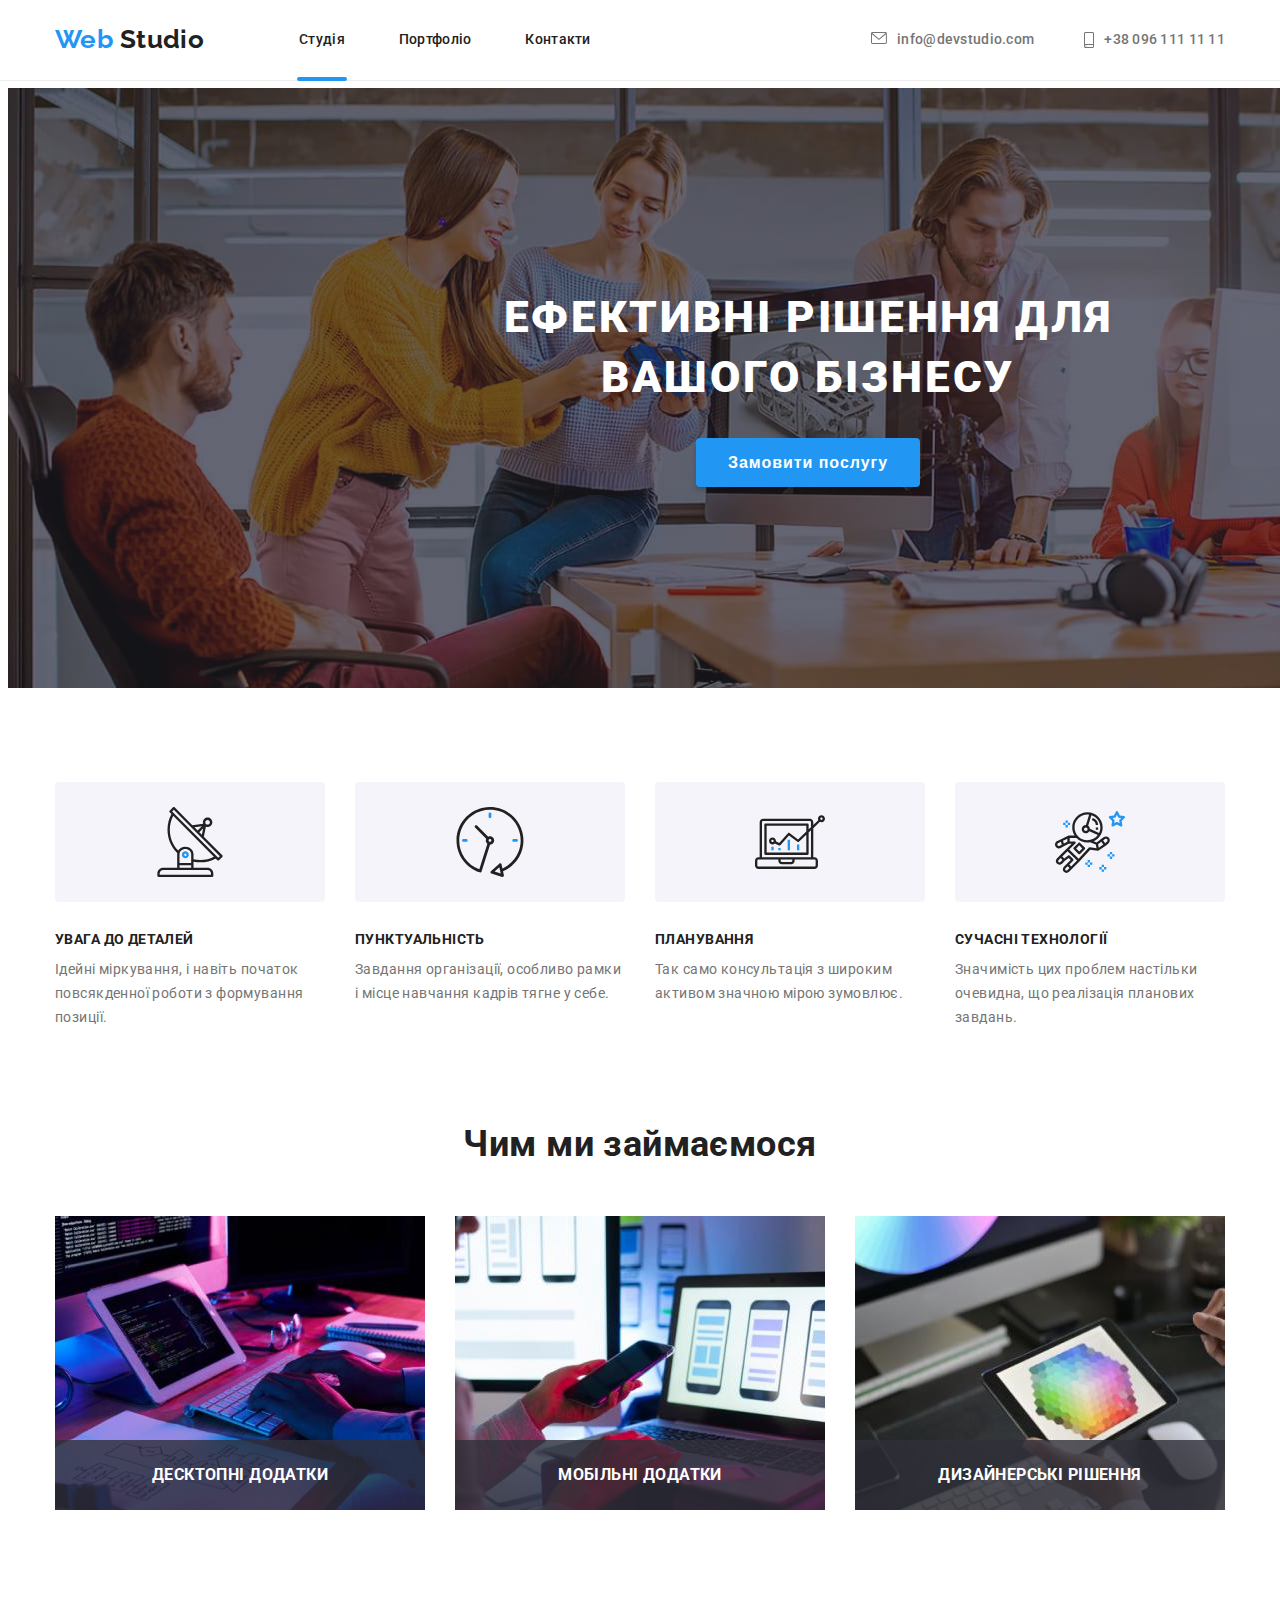
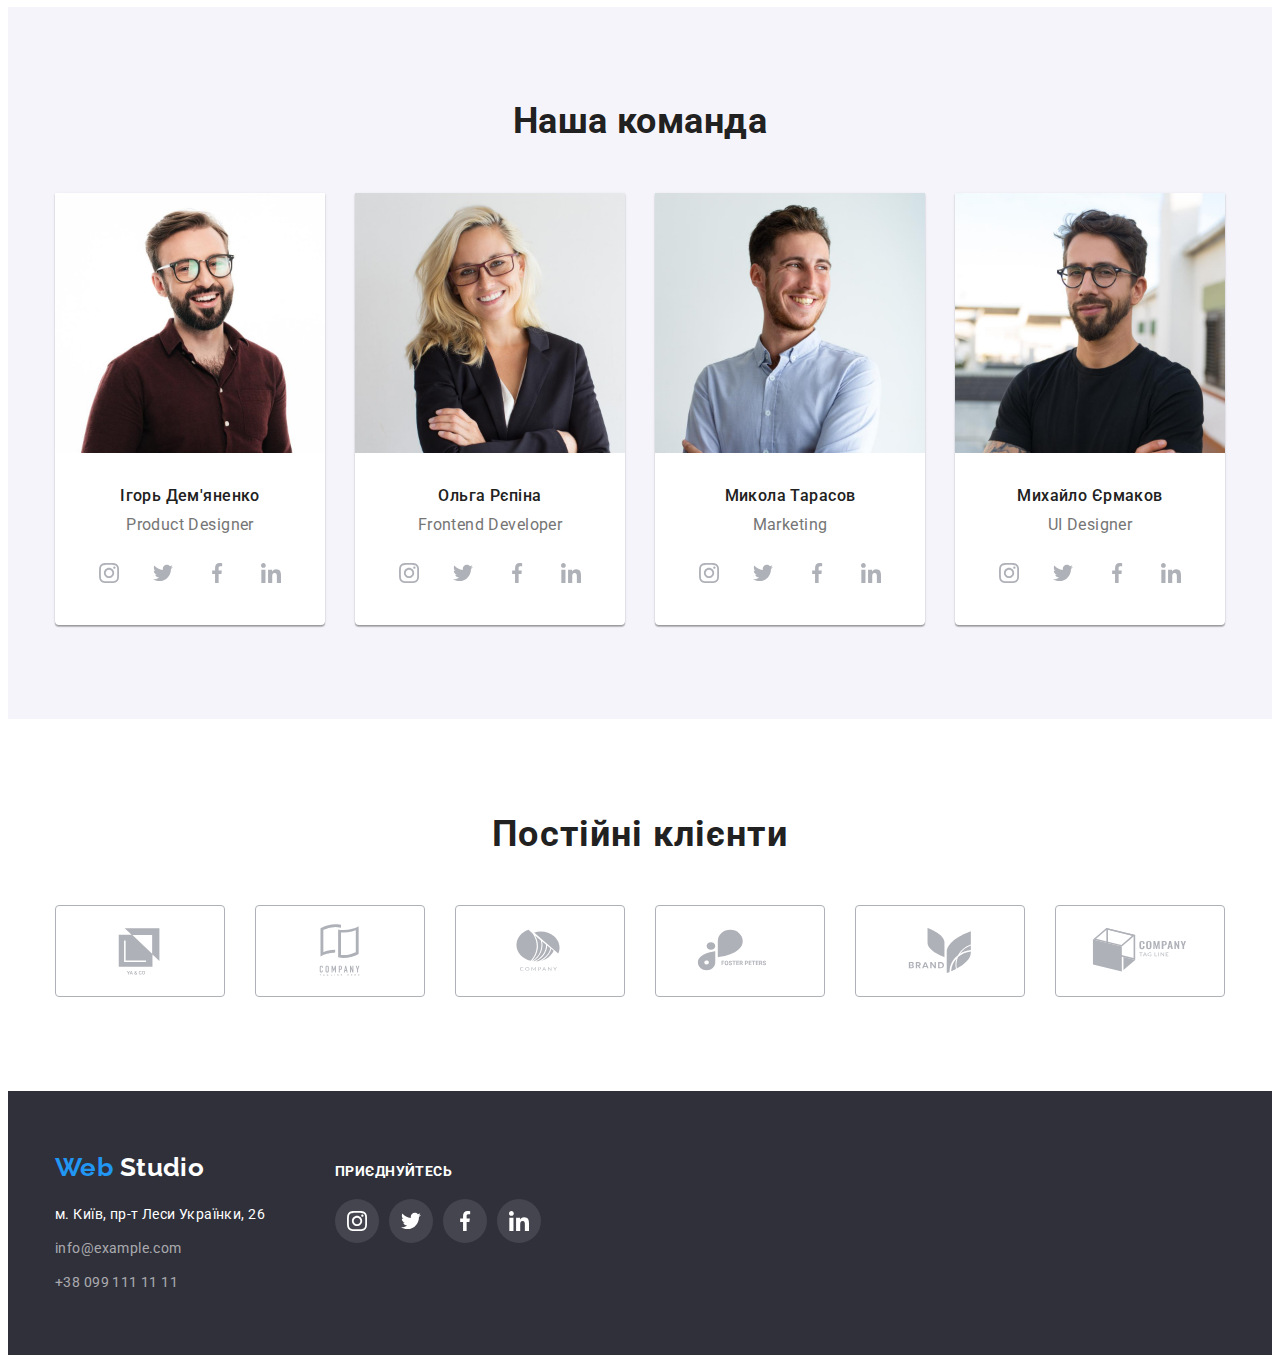
<file: index.html>
<!DOCTYPE html>
<html lang="uk">
  <head>
    <meta charset="UTF-8" />
    <meta http-equiv="X-UA-Compatible" content="IE=edge" />
    <meta name="viewport" content="width=device-width, initial-scale=1.0" />
    <title>WebStudio</title>
    <link rel="preconnect" href="https://fonts.googleapis.com" />
    <link rel="preconnect" href="https://fonts.gstatic.com" crossorigin />
    <link
      href="https://fonts.googleapis.com/css2?family=Raleway:wght@700&family=Roboto:wght@400;500;700;900&display=swap"
      rel="stylesheet"
    />
    <link
      rel="stylesheet"
      href="https://cdnjs.cloudflare.com/ajax/libs/modern-normalize/1.1.0/modern-normalize.min.css"
      integrity="sha512-wpPYUAdjBVSE4KJnH1VR1HeZfpl1ub8YT/NKx4PuQ5NmX2tKuGu6U/JRp5y+Y8XG2tV+wKQpNHVUX03MfMFn9Q=="
      crossorigin="anonymous"
      referrerpolicy="no-referrer"
    />
    <link rel="stylesheet" href="./styles/styles.css" />
  </head>
  <body>
    <header class="header">
      <div class="container container_nav">
        <nav class="header_nav">
          <a href="./index.html" class="header_logo link">
            <span class="header_logo_firstp">Web</span>
            Studio
          </a>
          <ul class="header_list list">
            <li class="header_item">
              <a href="./index.html" class="header_link link active_page">Студія</a>
            </li>
            <li class="header_item">
              <a href="./portfolio.html" class="header_link link">Портфоліо</a>
            </li>
            <li class="header_item">
              <a href="#" class="header_link link">Контакти</a>
            </li>
          </ul>
        </nav>
        <ul class="header_contacts list">
          <li class="contacts_item">
            <a href="mailto:info@devstudio.com" class="contacts_link link">
              <svg class="contacts_icon envelope" width="10" height="16">
                <use href="./images/icons/symbol-defs.svg#icon-envelope"></use>
              </svg>
              info@devstudio.com</a
            >
          </li>
          <li class="contacts_item">
            <a href="tel:+380961111111" class="contacts_link link">
              <svg class="contacts_icon smartphone" width="16" height="12">
                <use href="./images/icons/symbol-defs.svg#icon-smartphone"></use>
              </svg>
              +38 096 111 11 11</a
            >
          </li>
        </ul>
      </div>
    </header>
    <main class="main">
      <section class="hero">
        <div class="container">
          <h1 class="hero_title">Ефективні рішення для вашого бізнесу</h1>
          <button data-modal-open type="button" class="hero_button">Замовити послугу</button>
        </div>
      </section>
      <section class="features section">
        <div class="container">
          <h2 class="hidden_title">Наші особливості</h2>
          <ul class="features_list list">
            <li class="features_item">
              <div class="features_icon_bloc">
                <svg class="features_icon" width="70" height="70">
                  <use href="./images/icons/symbol-defs.svg#icon-antenna"></use>
                </svg>
              </div>
              <h3 class="features_title icon_plate">Увага до деталей</h3>
              <p class="features_description">
                Ідейні міркування, і навіть початок повсякденної роботи з формування позиції.
              </p>
            </li>
            <li class="features_item">
              <div class="features_icon_bloc">
                <svg class="features_icon" width="70" height="70">
                  <use href="./images/icons/symbol-defs.svg#icon-clock"></use>
                </svg>
              </div>
              <h3 class="features_title icon_watch">Пунктуальність</h3>
              <p class="features_description">
                Завдання організації, особливо рамки і місце навчання кадрів тягне у себе.
              </p>
            </li>
            <li class="features_item">
              <div class="features_icon_bloc">
                <svg class="features_icon" width="70" height="70">
                  <use href="./images/icons/symbol-defs.svg#icon-diagram"></use>
                </svg>
              </div>
              <h3 class="features_title icon_laptop">Планування</h3>
              <p class="features_description">
                Так само консультація з широким активом значною мірою зумовлює.
              </p>
            </li>
            <li class="features_item">
              <div class="features_icon_bloc">
                <svg class="features_icon" width="70" height="70">
                  <use href="./images/icons/symbol-defs.svg#icon-astronaut"></use>
                </svg>
              </div>
              <h3 class="features_title icon_astronaut">Сучасні технології</h3>
              <p class="features_description">
                Значимість цих проблем настільки очевидна, що реалізація планових завдань.
              </p>
            </li>
          </ul>
        </div>
      </section>
      <section class="case section">
        <div class="container">
          <h2 class="case_title">Чим ми займаємося</h2>
          <ul class="case_list list">
            <li class="case_item">
              <div class="case_bloc_img">
                <img
                  src="./images/workplace1.jpg"
                  alt="Фронтенд розробка"
                  class="case_img"
                  width="370"
                  height="294"
                />
                <div class="case_bloc_title">
                  <h3 class="case_title_img">Десктопні додатки</h3>
                </div>
              </div>
            </li>
            <li class="case_item">
              <div class="case_bloc_img">
                <img
                  src="./images/workplace2.jpg"
                  alt="Розробка інтерфейса"
                  class="case_img"
                  width="370"
                  height="294"
                />
                <div class="case_bloc_title">
                  <h3 class="case_title_img">Мобільні додатки</h3>
                </div>
              </div>
            </li>
            <li class="case_item">
              <div class="case_bloc_img">
                <img
                  src="./images/workplace3.jpg"
                  alt="Палітра кольорів на планшеті"
                  class="case_img"
                  width="370"
                  height="294"
                />
                <div class="case_bloc_title">
                  <h3 class="case_title_img">Дизайнерські рішення</h3>
                </div>
              </div>
            </li>
          </ul>
        </div>
      </section>
      <section class="team section">
        <div class="container">
          <h2 class="team_first_title">Наша команда</h2>
          <ul class="team_list list">
            <li class="team_item">
              <img
                src="./images/igor_demianenko.jpg"
                alt="Ігорь Дем'яненко дизайнер продукта"
                class="team_photo"
                width="270"
                height="260"
              />
              <div class="team_text">
                <h3 class="team_title">Ігорь Дем'яненко</h3>
                <p class="team_position">Product Designer</p>
                <ul class="team_soc list">
                  <li class="team_soc_item">
                    <a href="#" class="team_soc_link">
                      <svg class="team_soc_icon" width="20" height="20">
                        <use href="./images/icons/symbol-defs.svg#icon-instagram"></use>
                      </svg>
                    </a>
                  </li>
                  <li class="team_soc_item">
                    <a href="#" class="team_soc_link">
                      <svg class="team_soc_icon" width="20" height="20">
                        <use href="./images/icons/symbol-defs.svg#icon-twitter"></use>
                      </svg>
                    </a>
                  </li>
                  <li class="team_soc_item">
                    <a href="#" class="team_soc_link">
                      <svg class="team_soc_icon" width="20" height="20">
                        <use href="./images/icons/symbol-defs.svg#icon-facebook"></use>
                      </svg>
                    </a>
                  </li>
                  <li class="team_soc_item">
                    <a href="#" class="team_soc_link">
                      <svg class="team_soc_icon" width="20" height="20">
                        <use href="./images/icons/symbol-defs.svg#icon-linkedin"></use>
                      </svg>
                    </a>
                  </li>
                </ul>
              </div>
            </li>
            <li class="team_item">
              <img
                src="./images/olga_repina.jpg"
                alt="Ольга Рєпіна фронтенд розробітник"
                class="team_photo"
                width="270"
                height="260"
              />
              <div class="team_text">
                <h3 class="team_title">Ольга Рєпіна</h3>
                <p class="team_position">Frontend Developer</p>
                <ul class="team_soc list">
                  <li class="team_soc_item">
                    <a href="#" class="team_soc_link">
                      <svg class="team_soc_icon" width="20" height="20">
                        <use href="./images/icons/symbol-defs.svg#icon-instagram"></use>
                      </svg>
                    </a>
                  </li>
                  <li class="team_soc_item">
                    <a href="#" class="team_soc_link">
                      <svg class="team_soc_icon" width="20" height="20">
                        <use href="./images/icons/symbol-defs.svg#icon-twitter"></use>
                      </svg>
                    </a>
                  </li>
                  <li class="team_soc_item">
                    <a href="#" class="team_soc_link">
                      <svg class="team_soc_icon" width="20" height="20">
                        <use href="./images/icons/symbol-defs.svg#icon-facebook"></use>
                      </svg>
                    </a>
                  </li>
                  <li class="team_soc_item">
                    <a href="#" class="team_soc_link">
                      <svg class="team_soc_icon" width="20" height="20">
                        <use href="./images/icons/symbol-defs.svg#icon-linkedin"></use>
                      </svg>
                    </a>
                  </li>
                </ul>
              </div>
            </li>
            <li class="team_item">
              <img
                src="./images/nikolay_tarasov.jpg"
                alt="Микола Тарасов маркетолог"
                class="team_photo"
                width="270"
                height="260"
              />
              <div class="team_text">
                <h3 class="team_title">Микола Тарасов</h3>
                <p class="team_position">Marketing</p>
                <ul class="team_soc list">
                  <li class="team_soc_item">
                    <a href="#" class="team_soc_link">
                      <svg class="team_soc_icon" width="20" height="20">
                        <use href="./images/icons/symbol-defs.svg#icon-instagram"></use>
                      </svg>
                    </a>
                  </li>
                  <li class="team_soc_item">
                    <a href="#" class="team_soc_link">
                      <svg class="team_soc_icon" width="20" height="20">
                        <use href="./images/icons/symbol-defs.svg#icon-twitter"></use>
                      </svg>
                    </a>
                  </li>
                  <li class="team_soc_item">
                    <a href="#" class="team_soc_link">
                      <svg class="team_soc_icon" width="20" height="20">
                        <use href="./images/icons/symbol-defs.svg#icon-facebook"></use>
                      </svg>
                    </a>
                  </li>
                  <li class="team_soc_item">
                    <a href="#" class="team_soc_link">
                      <svg class="team_soc_icon" width="20" height="20">
                        <use href="./images/icons/symbol-defs.svg#icon-linkedin"></use>
                      </svg>
                    </a>
                  </li>
                </ul>
              </div>
            </li>
            <li class="team_item">
              <img
                src="./images/mihail_ermakov.jpg"
                alt="Михайло Єрмаков дизайнер інтерфейса користувача"
                class="team_photo"
                width="270"
                height="260"
              />
              <div class="team_text">
                <h3 class="team_title">Михайло Єрмаков</h3>
                <p class="team_position">UI Designer</p>
                <ul class="team_soc list">
                  <li class="team_soc_item">
                    <a href="#" class="team_soc_link">
                      <svg class="team_soc_icon" width="20" height="20">
                        <use href="./images/icons/symbol-defs.svg#icon-instagram"></use>
                      </svg>
                    </a>
                  </li>
                  <li class="team_soc_item">
                    <a href="#" class="team_soc_link">
                      <svg class="team_soc_icon" width="20" height="20">
                        <use href="./images/icons/symbol-defs.svg#icon-twitter"></use>
                      </svg>
                    </a>
                  </li>
                  <li class="team_soc_item">
                    <a href="#" class="team_soc_link">
                      <svg class="team_soc_icon" width="20" height="20">
                        <use href="./images/icons/symbol-defs.svg#icon-facebook"></use>
                      </svg>
                    </a>
                  </li>
                  <li class="team_soc_item">
                    <a href="#" class="team_soc_link">
                      <svg class="team_soc_icon" width="20" height="20">
                        <use href="./images/icons/symbol-defs.svg#icon-linkedin"></use>
                      </svg>
                    </a>
                  </li>
                </ul>
              </div>
            </li>
          </ul>
        </div>
      </section>
      <section class="clients section">
        <div class="container">
          <h3 class="clients_title">Постійні клієнти</h3>
          <ul class="clients_list list">
            <li class="clients_item">
              <a href="#" class="clients_link link">
                <svg class="clients_icon" width="106" height="60">
                  <use href="./images/icons/symbol-defs.svg#icon-logo_1"></use>
                </svg>
              </a>
            </li>
            <li class="clients_item">
              <a href="#" class="clients_link link">
                <svg class="clients_icon" width="106" height="60">
                  <use href="./images/icons/symbol-defs.svg#icon-logo_2"></use>
                </svg>
              </a>
            </li>
            <li class="clients_item">
              <a href="#" class="clients_link link">
                <svg class="clients_icon" width="106" height="60">
                  <use href="./images/icons/symbol-defs.svg#icon-logo_3"></use>
                </svg>
              </a>
            </li>
            <li class="clients_item">
              <a href="#" class="clients_link link">
                <svg class="clients_icon" width="106" height="60">
                  <use href="./images/icons/symbol-defs.svg#icon-logo_4"></use>
                </svg>
              </a>
            </li>
            <li class="clients_item">
              <a href="#" class="clients_link link">
                <svg class="clients_icon" width="106" height="60">
                  <use href="./images/icons/symbol-defs.svg#icon-logo_5"></use>
                </svg>
              </a>
            </li>
            <li class="clients_item">
              <a href="#" class="clients_link link">
                <svg class="clients_icon" width="106" height="60">
                  <use href="./images/icons/symbol-defs.svg#icon-logo_6"></use>
                </svg>
              </a>
            </li>
          </ul>
        </div>
      </section>
    </main>
    <footer class="footer">
      <div class="container container_footer">
        <div class="address_section">
          <a href="./index.html" class="footer_logo link">
            <span class="footer_logo_firstp">Web</span>
            Studio
          </a>
          <address class="address">
            <ul class="address_list list">
              <li class="address_item">
                <a
                  href="https://goo.gl/maps/CPtrU1FHBa2aNyZL9"
                  target="_blank"
                  rel="noopener noreferrer nofollow"
                  class="address_map link"
                  >м. Київ, пр-т Леси Українки, 26</a
                >
              </li>
              <li class="address_item">
                <a href="mailto:info@example.com" class="address_link link">info@example.com</a>
              </li>
              <li class="address_item">
                <a href="tel:+380991111111" class="address_link link">+38 099 111 11 11</a>
              </li>
            </ul>
          </address>
        </div>
        <div class="address_soc_link">
          <h4 class="footer_title_soc">приєднуйтесь</h4>
          <ul class="footer_list_soc list">
            <li class="footer_item">
              <a href="#" class="footer_soc_link link">
                <svg class="footer_soc_icon" width="20" height="20">
                  <use href="./images/icons/symbol-defs.svg#icon-instagram"></use>
                </svg>
              </a>
            </li>
            <li class="footer_item">
              <a href="#" class="footer_soc_link link">
                <svg class="footer_soc_icon" width="20" height="20">
                  <use href="./images/icons/symbol-defs.svg#icon-twitter"></use>
                </svg>
              </a>
            </li>
            <li class="footer_item">
              <a href="#" class="footer_soc_link link">
                <svg class="footer_soc_icon" width="20" height="20">
                  <use href="./images/icons/symbol-defs.svg#icon-facebook"></use>
                </svg>
              </a>
            </li>
            <li class="footer_item">
              <a href="#" class="footer_soc_link link">
                <svg class="footer_soc_icon" width="20" height="20">
                  <use href="./images/icons/symbol-defs.svg#icon-linkedin"></use>
                </svg>
              </a>
            </li>
          </ul>
        </div>
      </div>
    </footer>
    <div data-modal class="backdrop is_hidden">
      <div class="modal_window">
        <button data-modal-close type="button" class="modal_window_close">
          <svg class="window_close_icone" width="11" height="11">
            <use href="./images/icons/symbol-defs.svg#icon-close-modal"></use>
          </svg>
        </button>
      </div>
    </div>
    <script src="./js/model.js"></script>
  </body>
</html>
</file>
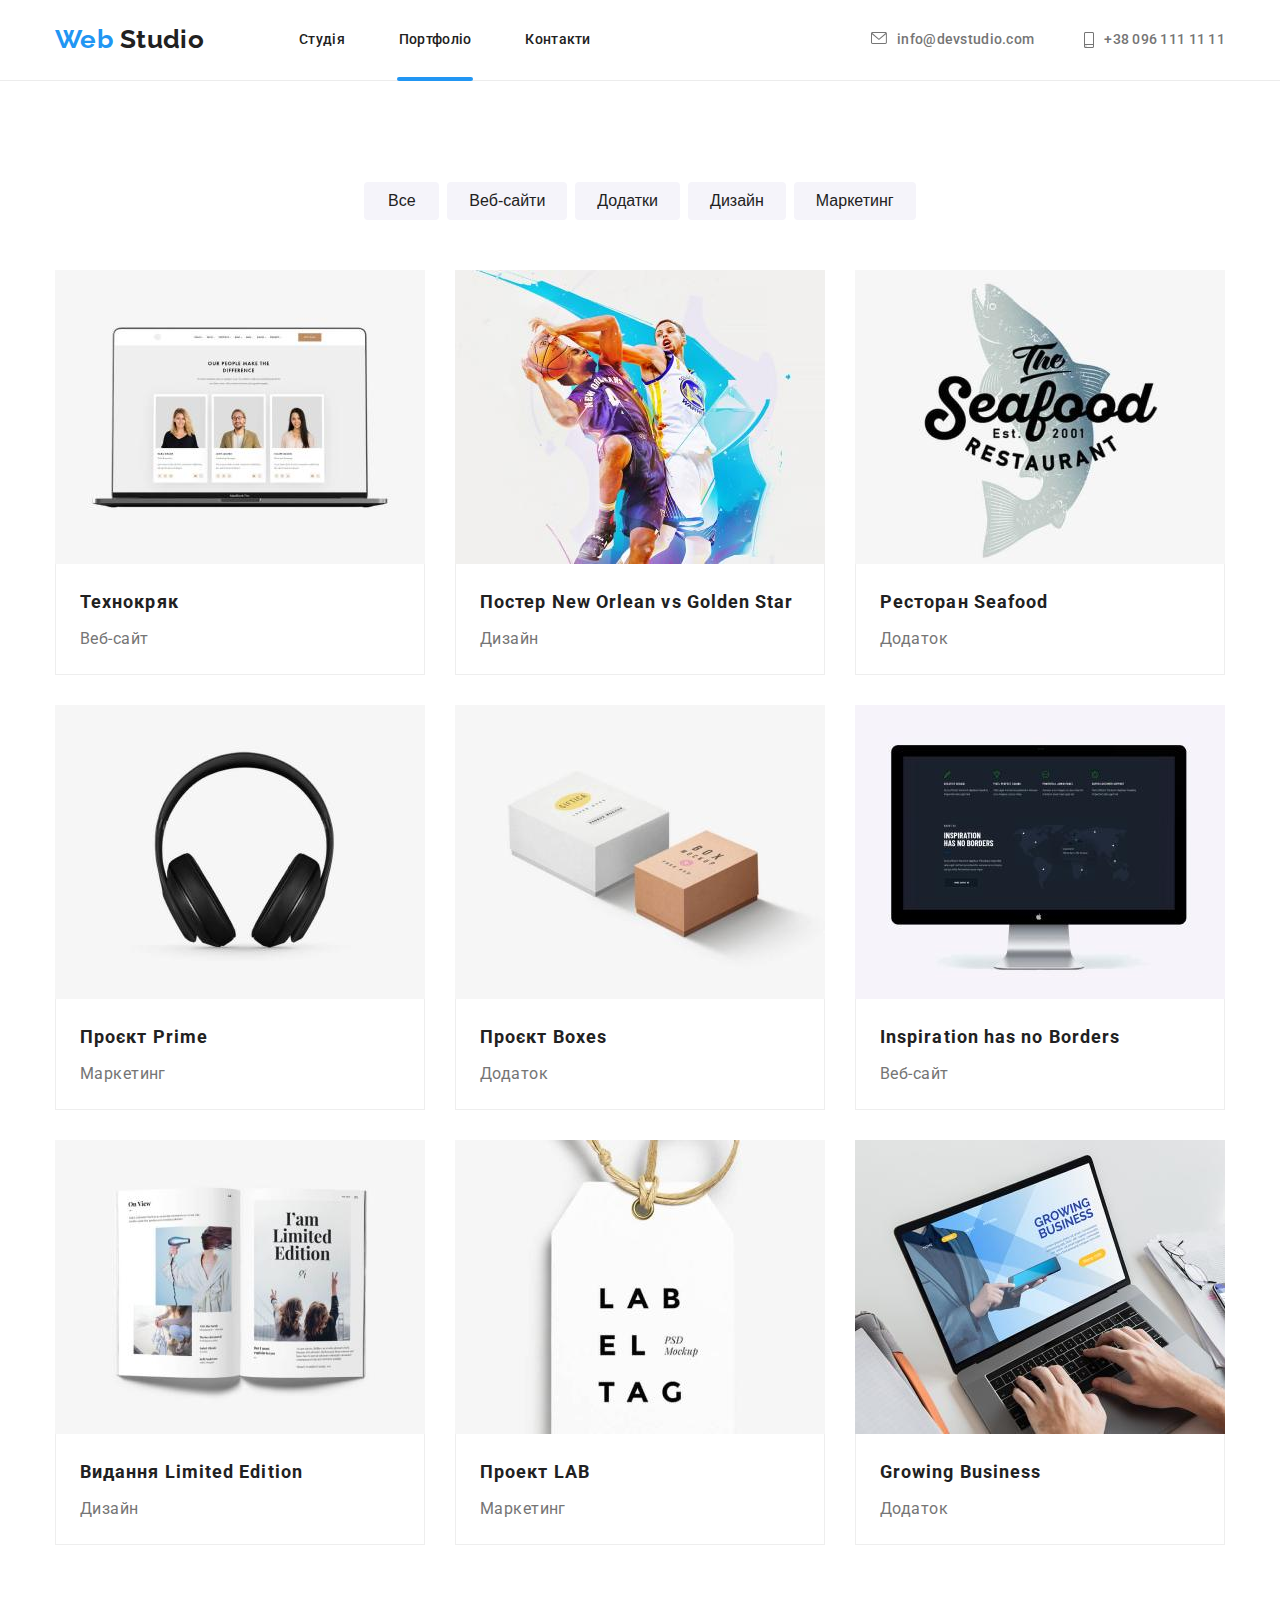
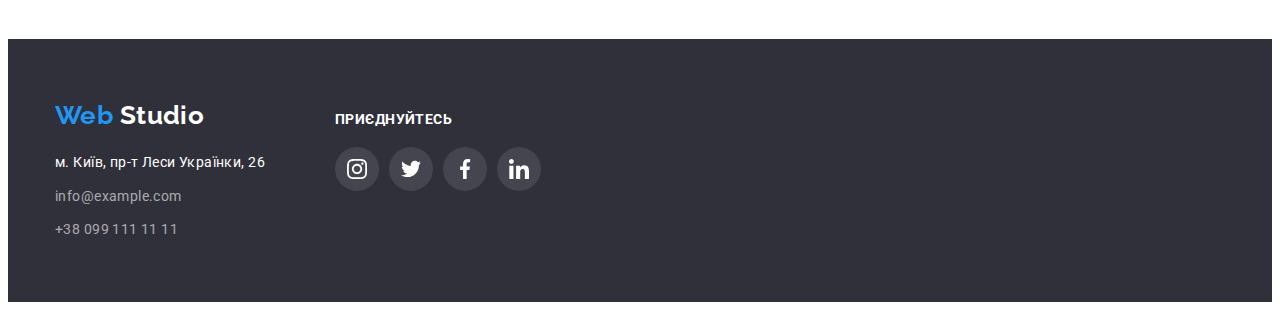
<file: portfolio.html>
<!DOCTYPE html>
<html lang="uk">
  <head>
    <meta charset="UTF-8" />
    <meta http-equiv="X-UA-Compatible" content="IE=edge" />
    <meta name="viewport" content="width=device-width, initial-scale=1.0" />
    <title>Portfolio</title>
    <link rel="preconnect" href="https://fonts.googleapis.com" />
    <link rel="preconnect" href="https://fonts.gstatic.com" crossorigin />
    <link
      href="https://fonts.googleapis.com/css2?family=Raleway:wght@700&family=Roboto:wght@400;500;700;900&display=swap"
      rel="stylesheet"
    />
    <link
      rel="stylesheet"
      href="https://cdnjs.cloudflare.com/ajax/libs/modern-normalize/1.1.0/modern-normalize.min.css"
      integrity="sha512-wpPYUAdjBVSE4KJnH1VR1HeZfpl1ub8YT/NKx4PuQ5NmX2tKuGu6U/JRp5y+Y8XG2tV+wKQpNHVUX03MfMFn9Q=="
      crossorigin="anonymous"
      referrerpolicy="no-referrer"
    />
    <link rel="stylesheet" href="./styles/styles.css" />
  </head>
  <body>
    <header class="header">
      <div class="container container_nav">
        <nav class="header_nav">
          <a href="./index.html" class="header_logo link">
            <span class="header_logo_firstp">Web</span>
            Studio
          </a>
          <ul class="header_list list">
            <li class="header_item">
              <a href="./index.html" class="header_link link">Студія</a>
            </li>
            <li class="header_item">
              <a href="./portfolio.html" class="header_link link active_page">Портфоліо</a>
            </li>
            <li class="header_item">
              <a href="#" class="header_link link">Контакти</a>
            </li>
          </ul>
        </nav>
        <ul class="header_contacts list">
          <li class="contacts_item">
            <a href="mailto:info@devstudio.com" class="contacts_link link">
              <svg class="contacts_icon envelope" width="10" height="16">
                <use href="./images/icons/symbol-defs.svg#icon-envelope"></use>
              </svg>
              info@devstudio.com</a
            >
          </li>
          <li class="contacts_item">
            <a href="tel:+380961111111" class="contacts_link link">
              <svg class="contacts_icon smartphone" width="16" height="12">
                <use href="./images/icons/symbol-defs.svg#icon-smartphone"></use>
              </svg>
              +38 096 111 11 11</a
            >
          </li>
        </ul>
      </div>
    </header>
    <main>
      <section class="gallery section">
        <div class="container">
          <h1 class="hidden_title">Фільтр та галерея робіт(прихований заголовок)</h1>
          <ul class="filter_list list">
            <li class="filter_item">
              <button type="button" class="filter_button">Все</button>
            </li>
            <li class="filter_item">
              <button type="button" class="filter_button">Веб-сайти</button>
            </li>
            <li class="filter_item">
              <button type="button" class="filter_button">Додатки</button>
            </li>
            <li class="filter_item">
              <button type="button" class="filter_button">Дизайн</button>
            </li>
            <li class="filter_item">
              <button type="button" class="filter_button">Маркетинг</button>
            </li>
          </ul>
          <ul class="gallery_list list">
            <li class="gallery_item">
              <a href="#" target="_blank" class="gallery_link link">
                <div class="gallery_img_bloc">
                  <img
                    src="./images/portfolio_img/techokriak.jpg"
                    alt="Відкрита сторінка сайту Технокряк на ноутбуці"
                    class="gallery_img"
                    width="370"
                    height="294"
                  />
                  <div class="img_bloc_hidden">
                    <p class="img_paragraf_hidden">
                      Ресурс пропонує комплексні пропозиції з різним рівнем функціоналу та сервісів.
                      Все це дозволить відвідувачу отримати вичерпні відомості про компанію чи
                      приватну особу.
                    </p>
                  </div>
                </div>
                <div class="gallery_text">
                  <h2 class="gallery_title">Технокряк</h2>
                  <p class="gallery_title_description">Веб-сайт</p>
                </div>
              </a>
            </li>
            <li class="gallery_item">
              <a href="#" target="_blank" class="gallery_link link">
                <div class="gallery_img_bloc">
                  <img
                    src="./images/portfolio_img/poster.jpg"
                    alt="Баскетболісти команд Нового Орлеану та Золотої Зірки в бородьбі за м'яч"
                    class="gallery_img"
                    width="370"
                    height="294"
                  />
                  <div class="img_bloc_hidden">
                    <p class="img_paragraf_hidden">
                      Ресурс пропонує комплексні пропозиції з різним рівнем функціоналу та сервісів.
                      Все це дозволить відвідувачу отримати вичерпні відомості про компанію чи
                      приватну особу.
                    </p>
                  </div>
                </div>
                <div class="gallery_text">
                  <h2 class="gallery_title">Постер New Orlean vs Golden Star</h2>
                  <p class="gallery_title_description">Дизайн</p>
                </div>
              </a>
            </li>
            <li class="gallery_item">
              <a href="#" target="_blank" class="gallery_link link">
                <div class="gallery_img_bloc">
                  <img
                    src="./images/portfolio_img/seefood.jpg"
                    alt="Назва ресторану з картинкою форелі на задньому плані"
                    class="gallery_img"
                    width="370"
                    height="294"
                  />
                  <div class="img_bloc_hidden">
                    <p class="img_paragraf_hidden">
                      Ресурс пропонує комплексні пропозиції з різним рівнем функціоналу та сервісів.
                      Все це дозволить відвідувачу отримати вичерпні відомості про компанію чи
                      приватну особу.
                    </p>
                  </div>
                </div>
                <div class="gallery_text">
                  <h2 class="gallery_title">Ресторан Seafood</h2>
                  <p class="gallery_title_description">Додаток</p>
                </div>
              </a>
            </li>
            <li class="gallery_item">
              <a href="#" target="_blank" class="gallery_link link">
                <div class="gallery_img_bloc">
                  <img
                    src="./images/portfolio_img/prime.jpg"
                    alt="Студійні навушники чорного кольору"
                    class="gallery_img"
                    width="370"
                    height="294"
                  />
                  <div class="img_bloc_hidden">
                    <p class="img_paragraf_hidden">
                      Ресурс пропонує комплексні пропозиції з різним рівнем функціоналу та сервісів.
                      Все це дозволить відвідувачу отримати вичерпні відомості про компанію чи
                      приватну особу.
                    </p>
                  </div>
                </div>
                <div class="gallery_text">
                  <h2 class="gallery_title">Проєкт Prime</h2>
                  <p class="gallery_title_description">Маркетинг</p>
                </div>
              </a>
            </li>
            <li class="gallery_item">
              <a href="#" target="_blank" class="gallery_link link">
                <div class="gallery_img_bloc">
                  <img
                    src="./images/portfolio_img/boxes.jpg"
                    alt="Біла та коричнева коробки лежать поряд"
                    class="gallery_img"
                    width="370"
                    height="294"
                  />
                  <div class="img_bloc_hidden">
                    <p class="img_paragraf_hidden">
                      Ресурс пропонує комплексні пропозиції з різним рівнем функціоналу та сервісів.
                      Все це дозволить відвідувачу отримати вичерпні відомості про компанію чи
                      приватну особу.
                    </p>
                  </div>
                </div>
                <div class="gallery_text">
                  <h2 class="gallery_title">Проєкт Boxes</h2>
                  <p class="gallery_title_description">Додаток</p>
                </div>
              </a>
            </li>
            <li class="gallery_item">
              <a href="#" target="_blank" class="gallery_link link">
                <div class="gallery_img_bloc">
                  <img
                    src="./images/portfolio_img/no_borders.jpg"
                    alt="Монітор з написом, натхнення не має кордонів"
                    class="gallery_img"
                    width="370"
                    height="294"
                  />
                  <div class="img_bloc_hidden">
                    <p class="img_paragraf_hidden">
                      Ресурс пропонує комплексні пропозиції з різним рівнем функціоналу та сервісів.
                      Все це дозволить відвідувачу отримати вичерпні відомості про компанію чи
                      приватну особу.
                    </p>
                  </div>
                </div>
                <div class="gallery_text">
                  <h2 class="gallery_title">Inspiration has no Borders</h2>
                  <p class="gallery_title_description">Веб-сайт</p>
                </div>
              </a>
            </li>
            <li class="gallery_item">
              <a href="#" target="_blank" class="gallery_link link">
                <div class="gallery_img_bloc">
                  <img
                    src="./images/portfolio_img/book.jpg"
                    alt="Розгорнута книга з заголовком, Я обмежене видання"
                    class="gallery_img"
                    width="370"
                    height="294"
                  />
                  <div class="img_bloc_hidden">
                    <p class="img_paragraf_hidden">
                      Ресурс пропонує комплексні пропозиції з різним рівнем функціоналу та сервісів.
                      Все це дозволить відвідувачу отримати вичерпні відомості про компанію чи
                      приватну особу.
                    </p>
                  </div>
                </div>
                <div class="gallery_text">
                  <h2 class="gallery_title">Видання Limited Edition</h2>
                  <p class="gallery_title_description">Дизайн</p>
                </div>
              </a>
            </li>
            <li class="gallery_item">
              <a href="#" target="_blank" class="gallery_link link">
                <div class="gallery_img_bloc">
                  <img
                    src="./images/portfolio_img/lab_project.jpg"
                    alt="Біла бірка на крафтовій мотузочці"
                    class="gallery_img"
                    width="370"
                    height="294"
                  />
                  <div class="img_bloc_hidden">
                    <p class="img_paragraf_hidden">
                      Ресурс пропонує комплексні пропозиції з різним рівнем функціоналу та сервісів.
                      Все це дозволить відвідувачу отримати вичерпні відомості про компанію чи
                      приватну особу.
                    </p>
                  </div>
                </div>
                <div class="gallery_text">
                  <h2 class="gallery_title">Проект LAB</h2>
                  <p class="gallery_title_description">Маркетинг</p>
                </div>
              </a>
            </li>
            <li class="gallery_item">
              <a href="#" target="_blank" class="gallery_link link">
                <div class="gallery_img_bloc">
                  <img
                    src="./images/portfolio_img/groing_business.jpg"
                    alt="Відкритий ноутбук з написом, Зростаючий бізнес"
                    class="gallery_img"
                    width="370"
                    height="294"
                  />
                  <div class="img_bloc_hidden">
                    <p class="img_paragraf_hidden">
                      Ресурс пропонує комплексні пропозиції з різним рівнем функціоналу та сервісів.
                      Все це дозволить відвідувачу отримати вичерпні відомості про компанію чи
                      приватну особу.
                    </p>
                  </div>
                </div>
                <div class="gallery_text">
                  <h2 class="gallery_title">Growing Business</h2>
                  <p class="gallery_title_description">Додаток</p>
                </div>
              </a>
            </li>
          </ul>
        </div>
      </section>
    </main>
    <footer class="footer">
      <div class="container container_footer">
        <div class="address_section">
          <a href="./index.html" class="footer_logo link">
            <span class="footer_logo_firstp">Web</span>
            Studio
          </a>
          <address class="address">
            <ul class="address_list list">
              <li class="address_item">
                <a
                  href="https://goo.gl/maps/CPtrU1FHBa2aNyZL9"
                  target="_blank"
                  rel="noopener noreferrer nofollow"
                  class="address_map link"
                  >м. Київ, пр-т Леси Українки, 26</a
                >
              </li>
              <li class="address_item">
                <a href="mailto:info@example.com" class="address_link link">info@example.com</a>
              </li>
              <li class="address_item">
                <a href="tel:+380991111111" class="address_link link">+38 099 111 11 11</a>
              </li>
            </ul>
          </address>
        </div>
        <section class="address_soc_link">
          <h4 class="footer_title_soc">приєднуйтесь</h4>
          <ul class="footer_list_soc list">
            <li class="footer_item">
              <a href="#" class="footer_soc_link link">
                <svg class="footer_soc_icon" width="20" height="20">
                  <use href="./images/icons/symbol-defs.svg#icon-instagram"></use>
                </svg>
              </a>
            </li>
            <li class="footer_item">
              <a href="#" class="footer_soc_link link">
                <svg class="footer_soc_icon" width="20" height="20">
                  <use href="./images/icons/symbol-defs.svg#icon-twitter"></use>
                </svg>
              </a>
            </li>
            <li class="footer_item">
              <a href="#" class="footer_soc_link link">
                <svg class="footer_soc_icon" width="20" height="20">
                  <use href="./images/icons/symbol-defs.svg#icon-facebook"></use>
                </svg>
              </a>
            </li>
            <li class="footer_item">
              <a href="#" class="footer_soc_link link">
                <svg class="footer_soc_icon" width="20" height="20">
                  <use href="./images/icons/symbol-defs.svg#icon-linkedin"></use>
                </svg>
              </a>
            </li>
          </ul>
        </section>
      </div>
    </footer>
  </body>
</html>
</file>
<file: styles/styles.css>
/* Основні кольори - 
Основний фон #FFFFFF
Фон #2F303A
Фон секцій/кнопок - другорядний  #F5F4FA
Акцент #2196F3
Другорядний фон #757575
Текст білий #FFFFFF;
Текст чорний #212121
Текст сірий #212121
Текст адреси rgba(255, 255, 255, 0.6); */
/* font-family: 'Raleway',
sans-serif;
font-family: 'Roboto',
sans-serif; */
html {
    box-sizing: border-box;
}
*, *::after, *::before {
    box-sizing: border-box;
}
h1, h2, h3, h4, ul, p {
    margin-bottom: 0;
    margin-top: 0;
    padding: 0;
}
/* перемінні для основних кольорів */
:root {
    --primary-background-color: #FFFFFF;
    --second-primary-background: #2F303A;
    --background-section-color: #F5F4FA;
    --background-color: #757575;
    --accent-color: #2196F3;
    --primary-text-white: #FFFFFF;
    --primary-text-black: #212121;
    --second-text-gray: #757575;
    --second-text-gray-alfa-chenel: rgba(255, 255, 255, 0.6);
    --border-color: #EEEEEE;
    --border-bottom-color-header: #ECECEC;
    --background-button-hover: #188CE8;
    --features-title-background-before: #F5F4FA;
    --clients-link-color: #AFB1B8;
    --team-link-color: #AFB1B8;
    --background-soc-link-footer: rgba(255, 255, 255, 0.1);
    --background-gallery-item-hover: rgba(33, 150, 243, 0.9);
    --background-backdrop: rgba(0, 0, 0, 0.2);
    --background-modal-window: #FFFFFF;
    --background-case_bloc_title: rgba(47, 48, 58, 0.8);
}
/* container - ширина контенту відповідає макету 1200рх + треба врахувати гаттери 30рх (по 15 з кожного боку), в данному випадку треба відняти від зазначеного розміру */
.container {
    width: 1200px;
    padding: 0 15px;
    margin-left: auto;
    margin-right: auto;
}
.section {
    padding: 94px 0;
}
/* В body вносим найросповсюджені властивасті, змінюємо лише ті , які відрізняються від більшості */
body {
    font-size: 14px;
    font-family: 'Roboto',
    sans-serif;
    line-height: 1.14;
    letter-spacing: 0.03em;
    color: var(--second-text-gray);

    background-color: var(--primary-background-color); 
    
    /* padding-top - висота для фіксованого меню (щоб контент не попав під хедер) */
        padding-top: 80px;
}
/*  Прибираємо маркування у списків */
.link {
    text-decoration: none;
}
/* Прибираємо підкреслення у посилань */
.list {
    list-style-type: none;
}
/* Шапка сайту */
/* Приховані заголовки */
.hidden_title {
    position: absolute;
    white-space: nowrap;
    width: 1px;
    height: 1px;
    overflow: hidden;
    border: 0;
    padding: 0;
    clip: rect(0 0 0 0);
    clip-path: inset(50%);
    margin: -1px;
}
/* Клас для підкреслювання активної сторінки */
.header {
    /* фіксуємо меню вгорі вьюпорта */
    position: fixed;
    /* z-index - ставимо з найбільшим значенням, для то го щоб елементи з позиціюванням не вилазили на хедер */
    z-index: 2;
/* страртова позиція хедера - обов'язково прописувати */
    top: 0;
    left: 0;

    background-color: var(--primary-background-color);
}
.header_item {
    position: relative;
}
.active_page::after {
    position: absolute;
    content: "";
    width: 100%;
    height: 4px;
    left: 0px;
    top: 77px;
    
    background: var(--accent-color);
    border-radius: 2px;
}

/* Хедер для сторінок Студія та Прортфоліо */
/* Шапка */
.container_nav {
    display: flex;
    align-items: center;
}
.header_list {
    display: flex;
}
.header_list .header_item:last-child {
    margin-right: 0;
}
.header_item {
    margin-right: 50px;
}
.header_nav {
    display: flex;
    align-items: center;
}
/* Блок навігації */
/* Лого */
.header {
    border-bottom: 1px solid var(--border-bottom-color-header);
    width: 100%;
}
.header_logo {
    font-family:'Raleway',
        sans-serif;
    font-weight: 700;
    font-size: 26px;
    line-height: 1.19;
    color: var(--primary-text-black);

    display: block;
    padding-top: 24px;
    padding-bottom: 25px;
    margin-right: 93px;
}
.header_logo_firstp {
    color: var(--accent-color);
}
/* Список навігації */
.header_link {
    font-weight: 500;
    line-height: 1.14;
    letter-spacing: 0.02em;
    color: var(--primary-text-black);

    display: block;
    padding: 32px 2px 32px 2px;

    transition: color 250ms cubic-bezier(0.4, 0, 0.2, 1);
}
.header_link:hover, .header_link:focus {
    color: var(--accent-color);
}
/* Контакти в шапці */
.header_contacts {
    display: flex;
    margin-left: auto;
}
.contacts_item {
    margin-right: 50px;
}
.header_contacts .contacts_item:last-child {
    margin-right: 0;
}
.contacts_link {
    font-weight: 500;
    line-height: 1.14;
    letter-spacing: 0.02em;
    color: var(--second-text-gray);

    display: flex;
    padding-top: 32px;
    padding-bottom: 32px;
    fill: currentColor;

    transition: color 250ms cubic-bezier(0.4, 0, 0.2, 1);
}
.contacts_link:hover, .contacts_link:focus {
    color: var(--accent-color);
}
/* Іконки для контактів в навігаційному блоці */
.contacts_icon {
    display: flex;
    margin-right: 10px;
}
.smartphone {
    width: 10px;
    height: 16px;
}
.envelope {
    width: 16px;
    height: 12px;
}

/* ___СТУДІЯ____ */
/* Блок герой */
.hero {
    background-color: var(--second-primary-background);
    width: 1600px;
    min-height: 600px;
    padding-top: 200px;

    margin-left: auto;
    margin-right: auto;
    
    background-image: 
    linear-gradient(rgba(47, 48, 58, 0.4), rgba(47, 48, 58, 0.4)), 
    url('../images/img_team_header.jpg')
}
.hero_title {
    font-weight: 900;
    font-size: 44px;
    line-height: 1.36;
    text-align: center;
    letter-spacing: 0.06em;
    text-transform: uppercase;
    color: var(--primary-background-color);
    width: 700px;

    margin-bottom: 30px;

    margin-left: auto;
    margin-right: auto;
}
.hero_button {
    min-width: 215px;
    border-radius: 4px;
    border: transparent;
    padding: 10px 32px;
    box-shadow: 0px 4px 4px rgba(0, 0, 0, 0.15);
    margin-left: auto;
    margin-right: auto;

    font-weight: 700;
    font-size: 16px;
    line-height: 1.84;
    display: flex;
    align-items: center;
    text-align: center;
    letter-spacing: 0.06em;
    color: var(--primary-text-white);

    background-color: var(--accent-color);
    cursor: pointer;

    transition: color 250ms cubic-bezier(0.4, 0, 0.2, 1),
    box-shadow 250ms cubic-bezier(0.4, 0, 0.2, 1),
    border-radius 250ms cubic-bezier(0.4, 0, 0.2, 1);
}
.hero_button:hover, .hero_button:focus {
    background: var(--background-button-hover);
    box-shadow: 0px 4px 4px rgba(0, 0, 0, 0.15);
    border-radius: 4px;
}

/* Блок - Наші особливості */
.features_list {
    display: flex;
    flex-wrap: wrap;
}
.features_item {
    display:block;
    width: 270px;
    margin-right: 30px;
}
.features_list .features_item:nth-child(4n) {
    margin-right: 0;
}
.features_icon_bloc {
    display: flex;
    height:120px;
    background: var(--features-title-background-before);
    border-radius: 4px;
    align-items: center;
    justify-content: space-around;

    margin-bottom: 30px;
}

.features_title {
    font-weight: 700;
    font-size: 14px;
    line-height: 1.14;
    letter-spacing: 0.03em;
    text-transform: uppercase;
    color: var(--primary-text-black);

    margin-bottom: 10px;
}
.features_description {
    line-height: 1.71;
}
/* Блок справ */
/* Поєднані стилі для двух заголовків блоків case & team  */
.case {
    padding-top: 0;
}
.case_list {
    display: flex;
    flex-wrap: wrap;
}
.case_item {
    margin-right: 30px;
}
.case_list .case_item:nth-child(3n) {
    margin-right: 0;
}
.case_title, .team_first_title {
    font-weight: 700;
    font-size: 36px;
    line-height: 1.16;
    text-align: center;
    color: var(--primary-text-black);
}
.case_title {
    margin-bottom: 50px;
}

.case_bloc_img {
    display: block;
    position: relative;  
}
.case_bloc_title {
    position: absolute;
    bottom: 3px;
    left: 0;

    width: 100%;
    min-height: 70px;

    background: var(--background-case_bloc_title);
}
.case_title_img {
    position: absolute;
    top: 50%;
    left: 50%;
    transform: translate(-50%, -50%);

    font-weight: 700;
    line-height: 1.14;
    text-transform: uppercase;
    
    color: var(--primary-text-white);

    white-space: nowrap;
}

/* Блок - наша команда */
.team_list {
    display: flex;
    flex-wrap: wrap;
}
.team_first_title {
    margin-bottom: 50px;
}
.team {
    background-color: var(--background-section-color);
} 
.team_item {
    background-color: var(--primary-background-color);

    margin-right: 30px;
    width: 270px;

    box-shadow: 0px 1px 3px rgba(0, 0, 0, 0.12), 0px 1px 1px rgba(0, 0, 0, 0.14), 0px 2px 1px rgba(0, 0, 0, 0.2);
        border-radius: 0px 0px 4px 4px;
}
.team_list .team_item:nth-child(4n) {
    margin-right: 0;
}
.team_text {
    padding: 30px 32px 30px 32px;
}
.team_title {
    font-weight: 500;
    font-size: 16px;
    line-height: 1.18;
    text-align: center;
    color: var(--primary-text-black);

    margin-bottom: 10px;
}
.team_position {
    font-size: 16px;
    line-height: 1.18;
    text-align: center;
    margin-bottom: 16px;
}
/* Іконки для соц мереж команди */
.team_soc {
    display: flex;
    justify-content: center;
    gap: 10px;
}

.team_soc_link {
    display: flex;
    width: 44px;
    height: 44px;
    border-radius: 50%;
    align-items: center;
    justify-content: center;
    color: var(--team-link-color);
    fill: currentColor;

    transition: color 250ms cubic-bezier(0.4, 0, 0.2, 1),
    background-color 250ms cubic-bezier(0.4, 0, 0.2, 1);
}
.team_soc_link:hover, .team_soc_link:focus{
    background-color: var(--accent-color);
    color: var(--primary-text-white);
}
/* Дя того щоб змінити колір іконки при наведенні, треба вказити ховер на посилання і замінити колір іконки. Також можна наслідувати колір батька через fill-currentColor (колір посилання без ховеру) і змінити колір фону та іконки через клас посилання(не прописувати код окремо) */



/* Секція кліентів */
.clients_title {
    font-family: 'Roboto';
    font-style: normal;
    font-weight: 700;
    font-size: 36px;
    line-height: 42px;
    text-align: center;
    letter-spacing: 0.03em;

    color: #212121;

    margin-bottom: 50px;
}
.clients_list {
    display: flex;
    margin-left: -15px;
    margin-right: -15px;
}
.clients_link {
    display: flex;
    width: 170px;
    height: 92px;

    margin-left: 15px;
    margin-right: 15px;

    border: 1px solid var(--clients-link-color);
    border-radius: 4px;

    align-items: center;
    justify-content: space-around;

    color: var(--team-link-color);
    fill: currentColor;

    transition: color 250ms cubic-bezier(0.4, 0, 0.2, 1),
    border 250ms cubic-bezier(0.4, 0, 0.2, 1);
}
.clients_link:hover, .clients_link:focus {
    border: 1px solid var(--accent-color);
    color: var(--accent-color);
}
/* Футер для сторінок Студія та Прортфоліо */
/* footer - Підвал веб-сайту */
.footer {
    background-color: var(--second-primary-background);
    padding: 60px 0;
}
.container_footer {
    display: flex;
    align-items: baseline;
}
.address_section {
    margin-right: 70px;
}
/* Лого */
.footer_logo {
    font-family:'Raleway',
        sans-serif;
    font-weight: 700;
    font-size: 26px;
    line-height: 1.19;
    color: var(--primary-text-white);

    display: inline-block;
    margin-bottom: 20px;
}
.footer_logo_firstp {
    color: var(--accent-color);
}
/* Адреса */

.address_map {
    font-style: normal;
    line-height: 1.71;
    color: var(--primary-text-white);

    transition: color 250ms cubic-bezier(0.4, 0, 0.2, 1);
}
.address_link {
    font-style: normal;
    line-height: 1.71;
    color: var(--second-text-gray-alfa-chenel);

    transition: color 250ms cubic-bezier(0.4, 0, 0.2, 1);
}
.address_item {
    margin-bottom: 10px;
}
.address_list .address_item:last-child {
    margin-bottom: 0;
}

.address_map:hover, .address_map:focus, .address_link:hover, .address_link:focus {
    color: var(--accent-color);
}

/* footer частина з посиланнями на соц мережі */
.address_soc_link {
    padding-top: 12px;
}
.footer_title_soc {
    font-family: 'Roboto';
    font-style: normal;
    font-weight: 700;
    font-size: 14px;
    line-height: 16px;
    letter-spacing: 0.03em;
    text-transform: uppercase;
    
    color: var(--primary-text-white);

    margin-bottom: 20px;
}
.footer_list_soc {
    display: flex;
    min-width: 206px;
    min-height: 44px;
    gap: 10px;
}
.footer_soc_link {
    display: flex;
    width: 44px;
    height: 44px;
    background: var(--background-soc-link-footer);
    border-radius: 50%;
    align-items: center;
    justify-content: space-around;

    color: var(--primary-background-color);
    fill: currentColor;

    transition: background-color 250ms cubic-bezier(0.4, 0, 0.2, 1);
}

.footer_soc_link:hover, .footer_soc_link:focus {
    background-color: var(--accent-color);
}

/* ____ПОРТФОЛІО____ */
/* Блок фільтер */
.filter_list {
    margin-bottom: 50px;
    display: flex;
    justify-content: center;
}
.filter_item {
    margin-right: 8px;
}
.filter_list .filter_item:last-child {
    margin-right: 0;
}
.filter_button {
    font-weight: 500;
    font-size: 16px;
    line-height: 1.62;
    text-align: center;
    color: var(--primary-text-black);
    background-color: var(--background-section-color);

    border-radius: 4px;
    border: var(--accent-color);
    padding: 6px 22px;
    min-width: 75px;

    transition: 
    box-shadow 250ms cubic-bezier(0.4, 0, 0.2, 1),
    color 250ms cubic-bezier(0.4, 0, 0.2, 1),
    cursor 250ms cubic-bezier(0.4, 0, 0.2, 1),
    background-color 250ms cubic-bezier(0.4, 0, 0.2, 1);
}
.filter_button:hover, .filter_button:focus, .filter_button:active {
    box-shadow: 0px 3px 1px rgba(0, 0, 0, 0.1), 0px 1px 2px rgba(0, 0, 0, 0.08), 0px 2px 2px rgba(0, 0, 0, 0.12);
    color: var(--primary-text-white);
    background-color: var(--accent-color);
    cursor: pointer;
}
/* Блок галереї */
.gallery_list {
    display: flex;
    flex-wrap: wrap;

    margin-right: -30px;
    margin-bottom: -30px;
}
.gallery_link {
    display: block;

    transition: box-shadow 250ms cubic-bezier(0.4, 0, 0.2, 1)
}
/* блок з ефектом ховеру на галереї портфоліо */
.gallery_img_bloc {
    display: block;
    position: relative;
    overflow: hidden;
}

.img_bloc_hidden {
    position: absolute;
    left: 0;
    top: 0;
    width: 100%;
    height: 100%;
    background-color: var(--background-gallery-item-hover);
    padding: 63px 24px;

    transform: translateY(101%);

    transition: transform 250ms cubic-bezier(0.4, 0, 0.2, 1);
}

.img_paragraf_hidden {
    font-size: 18px;
    line-height: 28px;
    color: var(--primary-text-white);
} 

.gallery_link:hover .img_bloc_hidden, .gallery_link:focus .img_bloc_hidden {
    transform: translateY(0);
}

.gallery_link:hover, .gallery_link:focus {
    box-shadow: 0px 1px 1px rgba(0, 0, 0, 0.12), 0px 4px 4px rgba(0, 0, 0, 0.06), 1px 4px 6px rgba(0, 0, 0, 0.16);
}

.gallery_item {
    width: 370px;
    margin-right: 30px;
    margin-bottom: 30px;
}

.gallery_img {
    display: block;
    max-width: 100%;
    height: auto;
}
.gallery_text {
    display: block;
    border: 1px solid var(--border-color);
    border-top: 0;
    padding: 20px 24px;

}
.gallery_title {
    font-weight: 700;
    font-size: 18px;
    line-height: 2;
    letter-spacing: 0.06em;
    color: var(--primary-text-black);
    margin-bottom: 4px;
}
.gallery_title_description {
    font-size: 16px;
    line-height: 1.87;
    color: var(--second-text-gray);
}

/* backdrop - задній фон модального вікна */
.backdrop {
    /* фіксована позиція вьюпорту */
    position: fixed;
    
    top: 0;
    left: 0;

    width: 100%;
    height: 100%;

    z-index: 3;

    background: var(--background-backdrop);

    opacity: 1;
    transform: scale(1);
    transition: transform 250ms cubic-bezier(0.4, 0, 0.2, 1),
    opacity 250ms cubic-bezier(0.4, 0, 0.2, 1);
}

.backdrop.is_hidden {
    /* приховує елемент, надає йому прозорості, але не приховує елемент від подій під ним */
    opacity: 0;
    /* ця властивість впливає на те що коли елемент прихований, він не впливає на події(мишка, стилус, тощо) і пропускає їх черз себе */
    pointer-events: none;
    transform: scale(0.5);
    
}
/* модальне вікно */
.modal_window {
    position: absolute;
    top: 50%;
    left: 50%;
    transform: translate(-50%, -50%);

    min-width: 528px;
    min-height: 581px;

    background-color: var(--background-modal-window);
    box-shadow: 0px 1px 3px rgba(0, 0, 0, 0.12), 0px 1px 1px rgba(0, 0, 0, 0.14), 0px 2px 1px rgba(0, 0, 0, 0.2);
    border-radius: 4px;
}

/* анімація модального вікна на бекдропі(починається з закритого стану бекдропу до відкритого) */
/* .backdrop.is_hidden .modal_window {
    transform: scale(0.9) translate(-50%, -50%);
} */

.modal_window_close {
    position: absolute;
    display: flex;
    top: 8px;
    right: 8px;

    width: 30px;
    height: 30px;
    align-items: center;
    justify-content: space-around;
    
    border-radius: 50%;
    border: 1px solid rgba(0, 0, 0, 0.1);
    background-color: var(--background-modal-window);

    cursor: pointer;
    transform: scale(1);
    transition: transform 5250ms cubic-bezier(0.4, 0, 0.2, 1);
}
</file>
